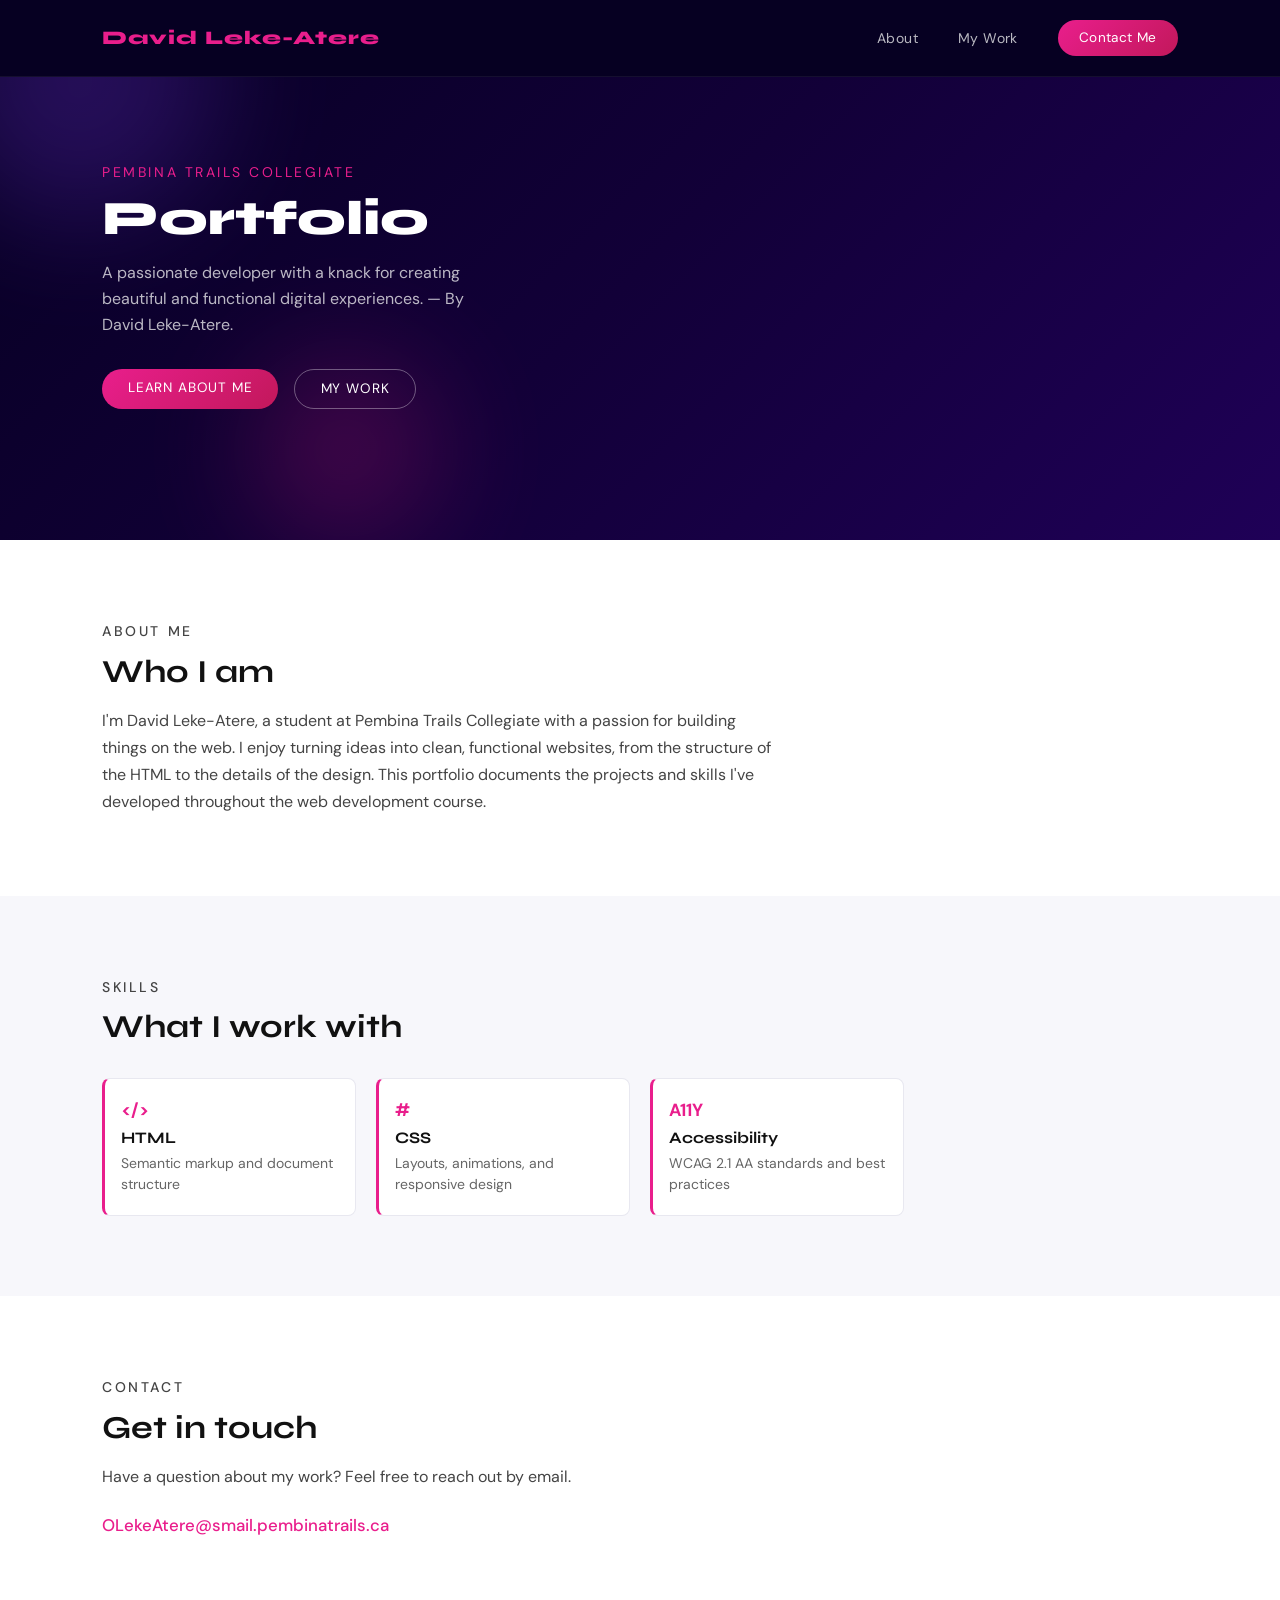
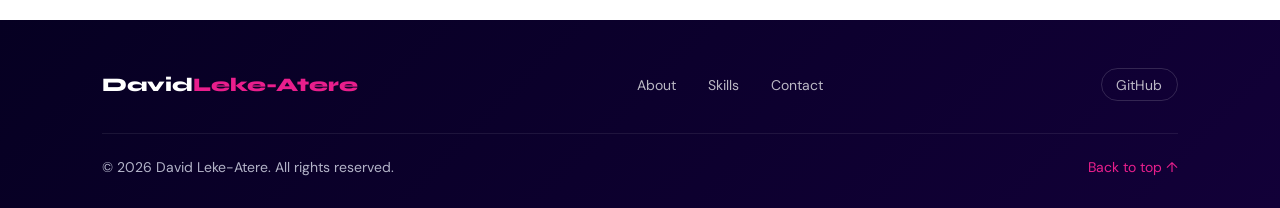
<file: index.html>
<!doctype html>
<html lang="en">
  <head>
    <meta charset="UTF-8" />
    <meta name="viewport" content="width=device-width, initial-scale=1.0" />
    <title>Portfolio — David Leke-Atere</title>

    <!-- Google Fonts: Syne for headings, DM Sans for body -->
    <link rel="preconnect" href="https://fonts.googleapis.com" />
    <link rel="preconnect" href="https://fonts.gstatic.com" crossorigin />
    <link
      href="https://fonts.googleapis.com/css2?family=DM+Sans:wght@400;500&family=Syne:wght@700;800&display=swap"
      rel="stylesheet" />

    <link href="css/style.css" rel="stylesheet" />
  </head>
  <body>
    <!-- Skip link: lets keyboard users jump past the navbar (WCAG) -->
    <a href="#main-content" class="skip-link">Skip to main content</a>

    <!-- ── NAVBAR ── -->
    <nav class="navbar" aria-label="Main navigation">
      <div class="logo"><span>David Leke-Atere</span></div>
      <div class="nav-links">
        <a href="#about">About</a>
        <a href="my-work.html">My Work</a>
        <a href="#contact" class="nav-cta">Contact Me</a>
      </div>
    </nav>

    <!-- ── HERO ── -->
    <section class="hero" aria-label="Introduction">
      <div class="orb orb-1" aria-hidden="true"></div>
      <div class="orb orb-2" aria-hidden="true"></div>

      <div class="hero-content">
        <p class="hero-eyebrow">Pembina Trails Collegiate</p>
        <h1>Portfolio</h1>
        <p class="hero-sub">
          A passionate developer with a knack for creating beautiful and
          functional digital experiences. — By David Leke-Atere.
        </p>
        <div class="hero-buttons">
          <a href="#about" class="btn-primary">Learn About Me</a>
          <a href="my-work.html" class="btn-secondary">My Work</a>
        </div>
      </div>
    </section>
    <!-- ── MAIN CONTENT ── -->
    <main class="content" id="main-content">
      <!-- About section -->
      <section class="section" id="about">
        <p class="section-eyebrow">About Me</p>
        <h2>Who I am</h2>
        <p>
          I'm David Leke-Atere, a student at Pembina Trails Collegiate with a
          passion for building things on the web. I enjoy turning ideas into
          clean, functional websites, from the structure of the HTML to the
          details of the design. This portfolio documents the projects and
          skills I've developed throughout the web development course.
        </p>
      </section>

      <!-- Skills section -->
      <section class="section section--alt" id="skills">
        <p class="section-eyebrow">Skills</p>
        <h2>What I work with</h2>
        <ul class="skills-grid" role="list">
          <li class="skill-card">
            <span class="skill-icon" aria-hidden="true">&lt;/&gt;</span>
            <span class="skill-name">HTML</span>
            <span class="skill-desc"
              >Semantic markup and document structure</span
            >
          </li>
          <li class="skill-card">
            <span class="skill-icon" aria-hidden="true">#</span>
            <span class="skill-name">CSS</span>
            <span class="skill-desc"
              >Layouts, animations, and responsive design</span
            >
          </li>
          <li class="skill-card">
            <span class="skill-icon" aria-hidden="true">A11Y</span>
            <span class="skill-name">Accessibility</span>
            <span class="skill-desc"
              >WCAG 2.1 AA standards and best practices</span
            >
          </li>
        </ul>
      </section>

      <!-- Contact section -->
      <section class="section" id="contact">
        <p class="section-eyebrow">Contact</p>
        <h2>Get in touch</h2>
        <p>Have a question about my work? Feel free to reach out by email.</p>
        <a href="mailto:OLekeAtere@smail.pembinatrails.ca" class="contact-link">
          OLekeAtere@smail.pembinatrails.ca
        </a>
      </section>
    </main>

    <!-- ── FOOTER ── -->
    <footer>
      <div class="footer-top">
        <div class="footer-logo">David<span>Leke-Atere</span></div>
        <nav class="footer-links" aria-label="Footer navigation">
          <a href="#about">About</a>
          <a href="#skills">Skills</a>
          <a href="#contact">Contact</a>
        </nav>
        <div class="footer-socials">
          <a href="https://github.com/DavidLekeAtere">GitHub</a>
        </div>
      </div>
      <div class="footer-bottom">
        <p>&copy; 2026 David Leke-Atere. All rights reserved.</p>
        <a href="#main-content">Back to top &uarr;</a>
      </div>
    </footer>
  </body>
</html>
</file>
<file: css/style.css>
/* style.css — David Leke-Atere Portfolio */

/* ── 1. TOKENS ── */
:root {
  --bg: #060022;
  --accent: #e91e8c;
  --accent2: #7c3aed;
  --white: #ffffff;
  --muted: rgba(255, 255, 255, 0.72); /* secondary text on dark backgrounds */
  --muted-solid: #b3b3c8; /* fixed fallback for smallest text sizes */
}

/* ── 2. RESET ── */
*,
*::before,
*::after {
  margin: 0;
  padding: 0;
  box-sizing: border-box;
}

/* ── 3. FOCUS RING (WCAG 2.4.7) ── */
/* Keyboard-only — fires on Tab, not mouse clicks */
:focus-visible {
  outline: 2px solid var(--accent);
  outline-offset: 3px;
  box-shadow: 0 0 0 4px rgba(6, 0, 34, 0.6);
  border-radius: 3px;
}

/* ── 4. BASE TYPOGRAPHY ── */
body {
  font-family: "DM Sans", sans-serif;
  background: var(--bg);
  color: var(--white);
}

/* ── 5. ANIMATIONS ── */
/* prefers-reduced-motion: users who opt out see no movement (WCAG 2.3.3) */
@media (prefers-reduced-motion: no-preference) {
  /* Slow float for hero orbs */
  @keyframes float {
    0%,
    100% {
      transform: translateY(0);
    }
    50% {
      transform: translateY(-18px);
    }
  }

  /* Entrance slide-up for hero content */
  @keyframes fadeUp {
    from {
      opacity: 0;
      transform: translateY(30px);
    }
    to {
      opacity: 1;
      transform: translateY(0);
    }
  }
}

/* ── 6. SKIP LINK (WCAG 2.4.1) ── */
/* Hidden above viewport; slides in on Tab press */
.skip-link {
  position: fixed;
  top: 1rem;
  left: 1rem;
  z-index: 999;
  padding: 0.65rem 1.6rem;
  background: linear-gradient(135deg, var(--accent), #c2185b);
  color: var(--white);
  border-radius: 25px;
  font-family: "DM Sans", sans-serif;
  font-size: 0.875rem;
  font-weight: 500;
  letter-spacing: 0.06em;
  text-transform: uppercase;
  text-decoration: none;
  transform: translateY(-200%);
  transition:
    transform 0.25s ease,
    box-shadow 0.25s ease;
}

.skip-link:focus-visible {
  transform: translateY(0);
  box-shadow: 0 8px 24px rgba(233, 30, 140, 0.4);
  outline: none; /* gradient + glow acts as the focus indicator */
}

/* ── 7. NAVBAR ── */
/* Solid background stops content bleeding through as it scrolls under */
.navbar {
  position: fixed;
  top: 0;
  left: 0;
  right: 0;
  z-index: 100;
  display: flex;
  justify-content: space-between;
  align-items: center;
  padding: 1.2rem 8%;
  background: var(--bg);
  border-bottom: 1px solid rgba(255, 255, 255, 0.06);
}

.logo {
  font-family: "Syne", sans-serif;
  font-weight: 800;
  font-size: 1.2rem;
  letter-spacing: 0.05em;
}

/* Accent colour on the second half of the logo name */
.logo span {
  color: var(--accent);
}

.nav-links {
  display: flex;
  gap: 2.5rem;
  align-items: center;
}

.nav-links a {
  color: var(--muted);
  text-decoration: none;
  font-size: 0.875rem;
  letter-spacing: 0.03em;
  padding-block: 0.6rem; /* increases tap target height (WCAG 2.5.5) */
  transition: color 0.2s;
}

.nav-links a:hover {
  color: var(--white);
}

/* Pill CTA inside the navbar */
.nav-cta {
  background: linear-gradient(135deg, var(--accent), #c2185b);
  color: var(--white) !important;
  padding: 0.45rem 1.3rem;
  border-radius: 20px;
  font-size: 0.85rem !important;
}

/* ── 8. HERO ── */
/* Stays pinned (sticky) while .content scrolls over it */
.hero {
  position: sticky;
  top: 0;
  min-height: 60dvh;
  display: flex;
  align-items: center;
  justify-content: space-between;
  padding: 6rem 8% 4rem;
  background: linear-gradient(135deg, #060022, #120038, #1f0057);
  overflow: hidden;
}

/* Shared styles for both decorative glow orbs */
.orb {
  position: absolute;
  border-radius: 50%;
  filter: blur(60px);
  opacity: 0.25;
  animation: float 7s ease-in-out infinite;
}

.orb-1 {
  width: 280px;
  height: 280px;
  background: var(--accent2);
  top: -60px;
  left: -60px;
}

.orb-2 {
  width: 180px;
  height: 180px;
  background: var(--accent);
  bottom: 0;
  left: 20%;
  animation-delay: 3s; /* staggered so orbs never peak together */
}

.hero-content {
  flex: 1;
  max-width: 520px;
  animation: fadeUp 0.9s ease both;
}

.hero-eyebrow {
  font-size: 0.875rem;
  letter-spacing: 0.18em;
  text-transform: uppercase;
  color: var(--accent);
  margin-bottom: 0.8rem;
}

.hero h1 {
  font-family: "Syne", sans-serif;
  font-size: 3rem;
  font-weight: 800;
  line-height: 1.05;
  margin-bottom: 1rem;
}

.hero h1 span {
  color: var(--accent);
}

.hero-sub {
  color: var(--muted);
  font-size: 1rem;
  line-height: 1.6;
  max-width: 400px;
  margin-bottom: 2rem;
}

.hero-buttons {
  display: flex;
  gap: 1rem;
  flex-wrap: wrap;
}

/* Primary pill button */
.btn-primary {
  background: linear-gradient(135deg, var(--accent), #c2185b);
  color: var(--white);
  border: none;
  padding: 0.65rem 1.6rem;
  border-radius: 25px;
  font-family: "DM Sans", sans-serif;
  font-size: 0.85rem;
  letter-spacing: 0.06em;
  text-transform: uppercase;
  cursor: pointer;
  text-decoration: none;
  transition:
    transform 0.2s,
    box-shadow 0.2s;
}

.btn-primary:hover {
  transform: translateY(-2px);
  box-shadow: 0 8px 24px rgba(233, 30, 140, 0.4);
}

/* Ghost/outline button */
.btn-secondary {
  background: transparent;
  color: var(--white);
  border: 1px solid rgba(255, 255, 255, 0.35);
  padding: 0.65rem 1.6rem;
  border-radius: 25px;
  font-family: "DM Sans", sans-serif;
  font-size: 0.85rem;
  letter-spacing: 0.06em;
  text-transform: uppercase;
  cursor: pointer;
  text-decoration: none;
  transition:
    border-color 0.2s,
    background 0.2s;
}

.btn-secondary:hover {
  border-color: var(--white);
  background: rgba(255, 255, 255, 0.06);
}

.hero-image {
  flex: 1;
  display: flex;
  justify-content: center;
  position: relative;
}

.hero-image img {
  width: 100%;
  max-width: 520px;
  position: relative;
  z-index: 1;
}

/* ── 9. CONTENT AREA ── */
/* z-index: 10 slides this white layer over the sticky hero on scroll */
.content {
  position: relative;
  z-index: 10;
  background: #fff;
  color: #111;
}

/* Consistent padding for all content sections */
.section {
  padding: 80px 8%;
}

.section h2 {
  font-family: "Syne", sans-serif;
  font-size: 2rem;
  margin-bottom: 1rem;
}

.section p {
  color: #444;
  line-height: 1.7;
  max-width: 680px;
}

/* Small accent label above each section heading */
.section-eyebrow {
  font-size: 0.875rem;
  font-weight: 500;
  letter-spacing: 0.18em;
  text-transform: uppercase;
  color: var(--accent);
  margin-bottom: 0.5rem;
}

/* Alternate section background — adds visual rhythm without heavy borders */
.section--alt {
  background: #f7f7fb;
}

/* ── 10. SKILLS GRID ── */
/* auto-fill wraps columns naturally — no media query needed */
.skills-grid {
  display: grid;
  grid-template-columns: repeat(auto-fill, minmax(200px, 1fr));
  gap: 1.25rem;
  margin-top: 2rem;
  list-style: none;
  padding: 0;
}

.skill-card {
  display: flex;
  flex-direction: column;
  gap: 0.4rem;
  background: #fff;
  border: 1px solid #e8e8f0;
  border-left: 3px solid var(--accent); /* accent left border ties to brand colour */
  border-radius: 8px;
  padding: 1.25rem 1rem;
}

.skill-icon {
  font-family: "DM Sans", monospace;
  font-size: 1.1rem;
  font-weight: 700;
  color: var(--accent);
}

.skill-name {
  font-family: "Syne", sans-serif;
  font-size: 1rem;
  font-weight: 700;
  color: #111;
}

.skill-desc {
  font-size: 0.875rem;
  color: #666;
  line-height: 1.5;
}

/* ── 11. CONTACT LINK ── */
/* Styled as an email address, not a button */
.contact-link {
  display: inline-block;
  margin-top: 1.5rem;
  color: var(--accent);
  font-size: 1.05rem;
  font-weight: 500;
  text-decoration: none;
  border-bottom: 2px solid transparent; /* pre-reserves space so hover doesn't cause layout shift */
  padding-bottom: 2px;
  transition: border-color 0.2s;
}

.contact-link:hover {
  border-bottom-color: var(--accent);
}

.contact-link:focus-visible {
  border-radius: 3px;
}

/* ── 12. FOOTER ── */
footer {
  display: flex;
  flex-direction: column;
  gap: 2rem;
  padding: 3rem 8% 2rem;
  background: linear-gradient(135deg, #060022, #120038);
  color: var(--white);
}

.footer-top {
  display: flex;
  justify-content: space-between;
  align-items: center;
  flex-wrap: wrap;
  gap: 1.5rem;
}

.footer-logo {
  font-family: "Syne", sans-serif;
  font-weight: 800;
  font-size: 1.2rem;
}

.footer-logo span {
  color: var(--accent);
}

.footer-links {
  display: flex;
  gap: 2rem;
}

.footer-links a {
  color: var(--muted);
  text-decoration: none;
  font-size: 0.875rem;
  transition: color 0.2s;
}

.footer-links a:hover {
  color: var(--white);
}

.footer-socials {
  display: flex;
  gap: 1rem;
}

.footer-socials a {
  color: var(--muted);
  text-decoration: none;
  font-size: 0.875rem;
  border: 1px solid rgba(255, 255, 255, 0.15);
  padding: 0.4rem 0.9rem;
  border-radius: 20px;
  transition:
    color 0.2s,
    border-color 0.2s;
}

.footer-socials a:hover {
  color: var(--white);
  border-color: var(--accent);
}

.footer-bottom {
  display: flex;
  justify-content: space-between;
  align-items: center;
  flex-wrap: wrap;
  gap: 0.5rem;
  padding-top: 1.5rem;
  border-top: 1px solid rgba(255, 255, 255, 0.08);
}

.footer-bottom p {
  color: var(--muted-solid);
  font-size: 0.875rem;
}

.footer-bottom a {
  color: var(--accent);
  text-decoration: none;
  font-size: 0.875rem;
}

/* ── 13. RESPONSIVE — max 768px ── */
/* WCAG 1.4.10: reflows to single column at 320px, no horizontal scrolling */
@media (max-width: 768px) {
  /* Keep only the CTA pill in the navbar on small screens */
  .nav-links {
    gap: 1rem;
  }
  .nav-links a:not(.nav-cta) {
    display: none;
  }

  /* Stack hero to a single column */
  .hero {
    flex-direction: column;
    align-items: flex-start;
    padding: 5rem 6% 3rem;
    min-height: auto;
  }

  .hero h1 {
    font-size: 2rem;
  }
  .hero-content,
  .hero-sub {
    max-width: 100%;
  }
  .hero-image {
    width: 100%;
    margin-top: 2rem;
  }
  .hero-image img {
    max-width: 100%;
  }

  /* Tighter section padding */
  .section {
    padding: 3rem 6%;
  }
  .section h2 {
    font-size: 1.5rem;
  }

  /* Single column skills */
  .skills-grid {
    grid-template-columns: 1fr;
  }

  /* Stack footer rows */
  .footer-top,
  .footer-bottom {
    flex-direction: column;
    align-items: flex-start;
  }

  .footer-bottom {
    gap: 0.75rem;
  }
}
.orb {
  position: absolute;
  /* ... your other orb styles ... */
  z-index: -1; /* This pushes them behind the buttons */
}
.section {
  transition: background-color 0.3s ease;
}
</file>
